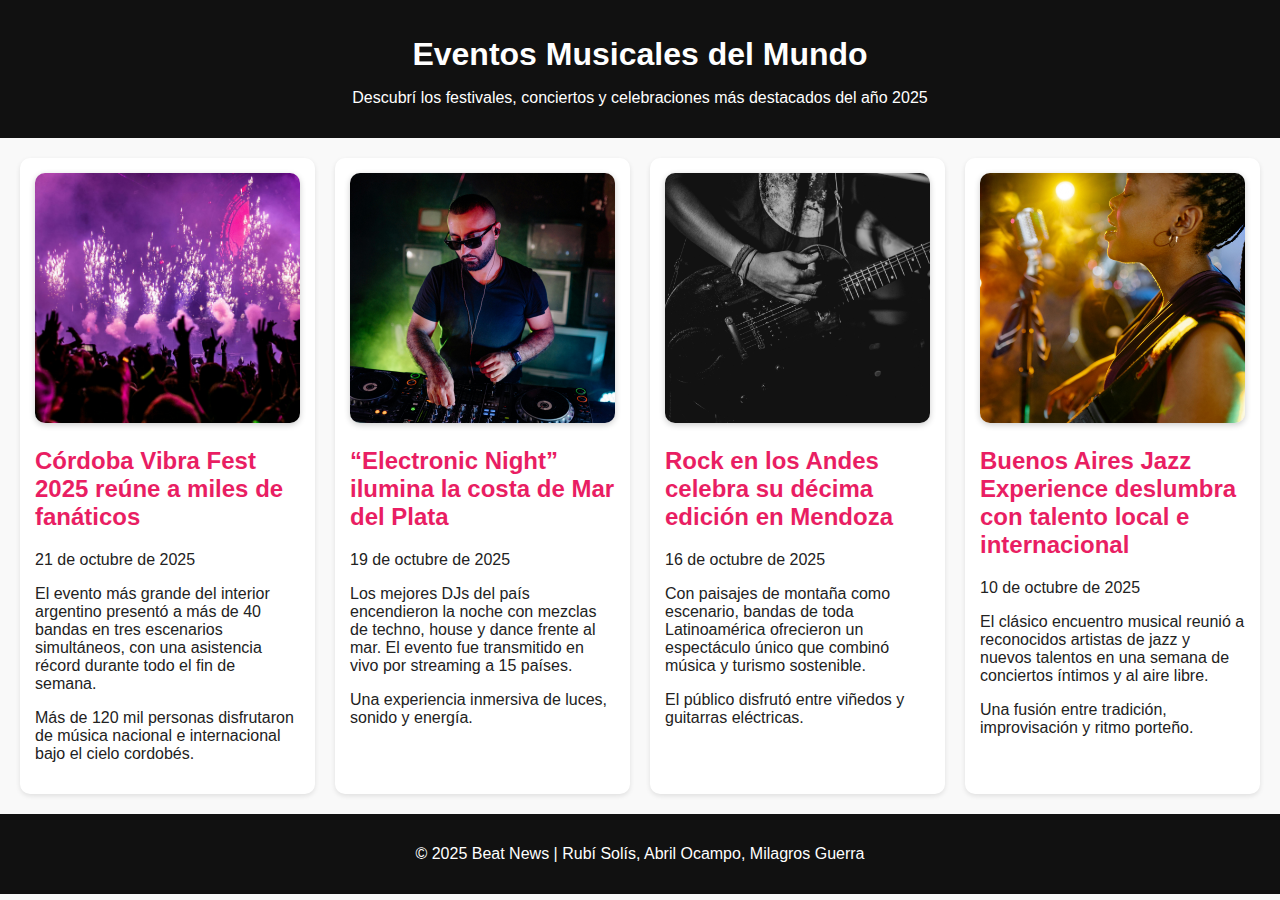
<file: index.html>
<!DOCTYPE html>
<html lang="es">
<head>
  <meta charset="UTF-8">
  <meta name="viewport" content="width=device-width, initial-scale=1.0">
  <title>Noticias de musica</title>
  <link rel="stylesheet" href="css/style.css">
</head>
<body>
  <header>
    <h1>Eventos Musicales del Mundo</h1>
    <p>Descubrí los festivales, conciertos y celebraciones más destacados del año 2025</p>
  </header>
  <main>
    <!-- Noticia 1 -->
    <section class="noticia">
      <img src="img/festival-cordoba.jpg" alt="Festival de Córdoba">
      <h2><a href="noticia1.html">Córdoba Vibra Fest 2025 reúne a miles de fanáticos</a></h2>
      <p class="fecha">21 de octubre de 2025</p>
      <p class="resumen">El evento más grande del interior argentino presentó a más de 40 bandas en tres escenarios simultáneos, con una asistencia récord durante todo el fin de semana.</p>
      <p class="epigrafe">Más de 120 mil personas disfrutaron de música nacional e internacional bajo el cielo cordobés.</p>
    </section>
    <!-- Noticia 2 -->
    <section class="noticia">
      <img src="img/electronica.jpg" alt="Evento de música electrónica">
      <h2><a href="noticia2.html">“Electronic Night” ilumina la costa de Mar del Plata</a></h2>
      <p class="fecha">19 de octubre de 2025</p>
      <p class="resumen">Los mejores DJs del país encendieron la noche con mezclas de techno, house y dance frente al mar. El evento fue transmitido en vivo por streaming a 15 países.</p>
      <p class="epigrafe">Una experiencia inmersiva de luces, sonido y energía.</p>
    </section>
    <!-- Noticia 3 -->
    <section class="noticia">
      <img src="img/rock.jpg" alt="Festival Rock en los Andes">
      <h2><a href="noticia3.html">Rock en los Andes celebra su décima edición en Mendoza</a></h2>
      <p class="fecha">16 de octubre de 2025</p>
      <p class="resumen">Con paisajes de montaña como escenario, bandas de toda Latinoamérica ofrecieron un espectáculo único que combinó música y turismo sostenible.</p>
      <p class="epigrafe">El público disfrutó entre viñedos y guitarras eléctricas.</p>
    </section>
    <!-- Noticia 4 -->
    <section class="noticia">
      <img src="img/jazz.jpg" alt="Festival de jazz en Buenos Aires">
      <h2><a href="noticia4.html">Buenos Aires Jazz Experience deslumbra con talento local e internacional</a></h2>
      <p class="fecha">10 de octubre de 2025</p>
      <p class="resumen">El clásico encuentro musical reunió a reconocidos artistas de jazz y nuevos talentos en una semana de conciertos íntimos y al aire libre.</p>
      <p class="epigrafe">Una fusión entre tradición, improvisación y ritmo porteño.</p>
    </section>
  </main>
  <footer>
    <p>© 2025 Beat News | Rubí Solís, Abril Ocampo, Milagros Guerra</p>
  </footer>
</body>
</html>
</file>
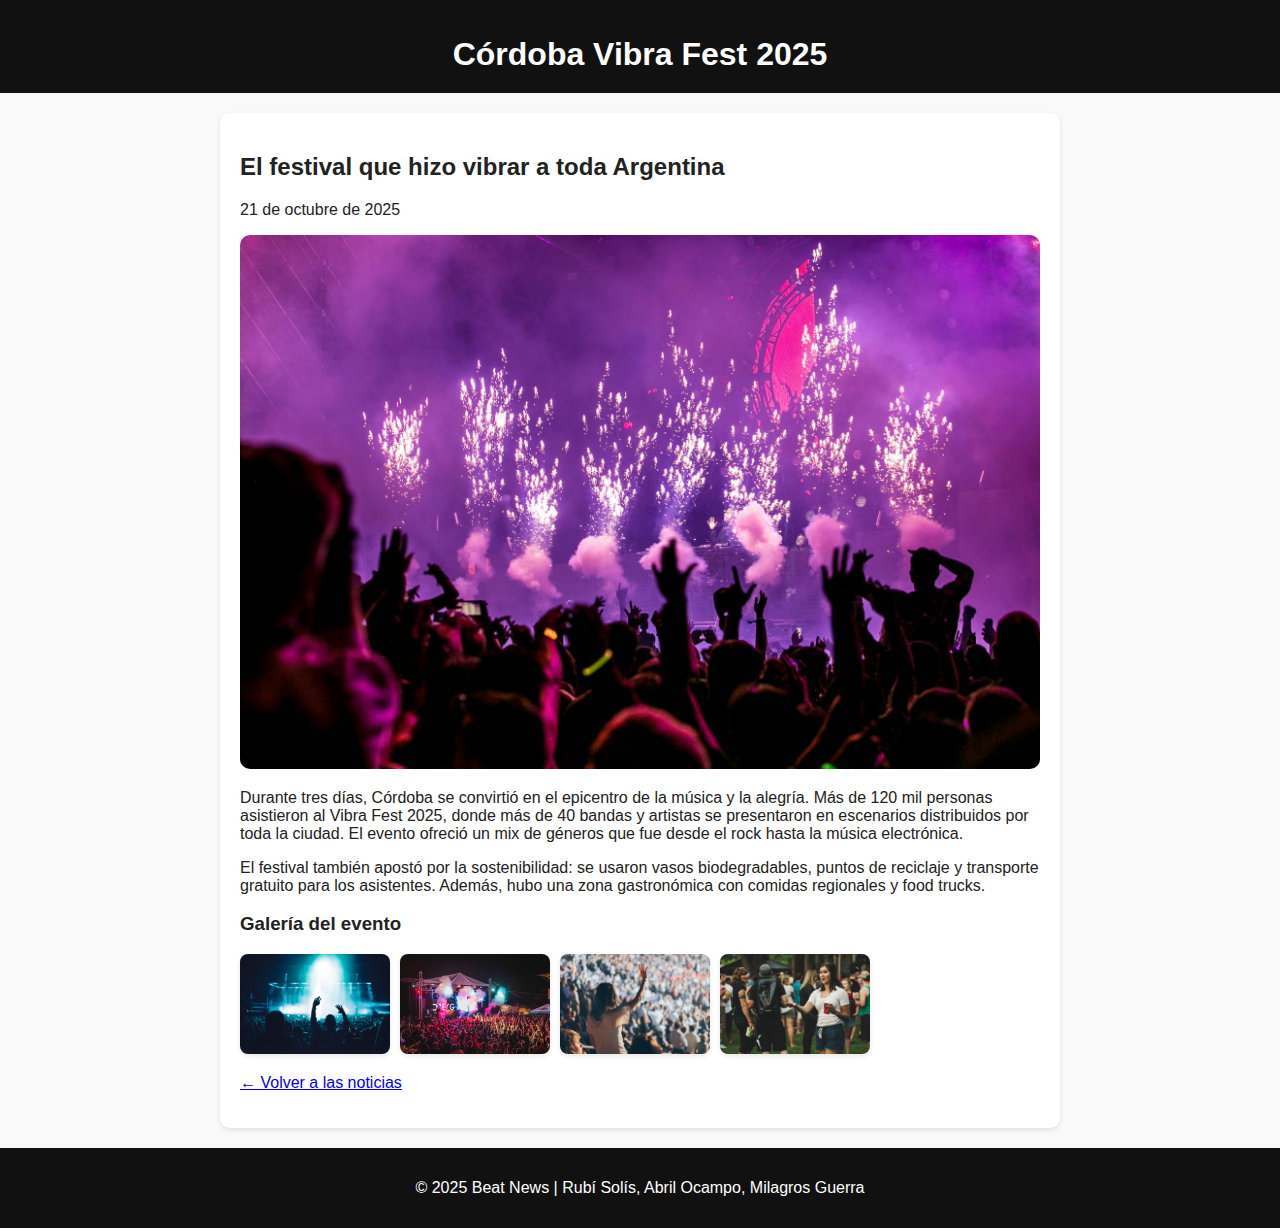
<file: noticia1.html>
<!DOCTYPE html>
<html lang="es">
<head>
  <meta charset="UTF-8">
  <meta name="viewport" content="width=device-width, initial-scale=1.0">
  <title>Córdoba Vibra Fest 2025 reúne a miles de fanáticos</title>
  <link rel="stylesheet" href="css/style.css">
</head>
<body>
  <header>
    <h1>Córdoba Vibra Fest 2025</h1>
  </header>

  <article class="detalle">
    <h2>El festival que hizo vibrar a toda Argentina</h2>
    <p class="fecha">21 de octubre de 2025</p>

    <img src="img/festival-cordoba.jpg" alt="Festival Córdoba Vibra Fest" class="principal">

    <p>Durante tres días, Córdoba se convirtió en el epicentro de la música y la alegría. 
      Más de 120 mil personas asistieron al Vibra Fest 2025, donde más de 40 bandas y artistas 
      se presentaron en escenarios distribuidos por toda la ciudad. El evento ofreció un mix de 
      géneros que fue desde el rock hasta la música electrónica.</p>

    <p>El festival también apostó por la sostenibilidad: se usaron vasos biodegradables, puntos de 
      reciclaje y transporte gratuito para los asistentes. Además, hubo una zona gastronómica 
      con comidas regionales y food trucks.</p>

    <h3>Galería del evento</h3>
    <div class="galeria">
      <a href="img/t1.jpg" target="_blank">
        <img src="img/t1.jpg" alt="Fiesta en la noche">
      </a>
      <a href="img/t2.jpg" target="_blank">
        <img src="img/t2.jpg" alt="Público disfrutando del show">
      </a>
      <a href="img/t3.jpg" target="_blank">
        <img src="img/t3.jpg" alt="Una persona saludando">
      </a>
      <a href="img/t4.jpg" target="_blank">
        <img src="img/t4.jpg" alt="Personas disfrutando el dia">
      </a>
    </div>

    <p><a href="index.html">← Volver a las noticias</a></p>
  </article>
  
  <footer>
    <p>© 2025 Beat News | Rubí Solís, Abril Ocampo, Milagros Guerra</p>
  </footer>
</body>
</html>
</file>
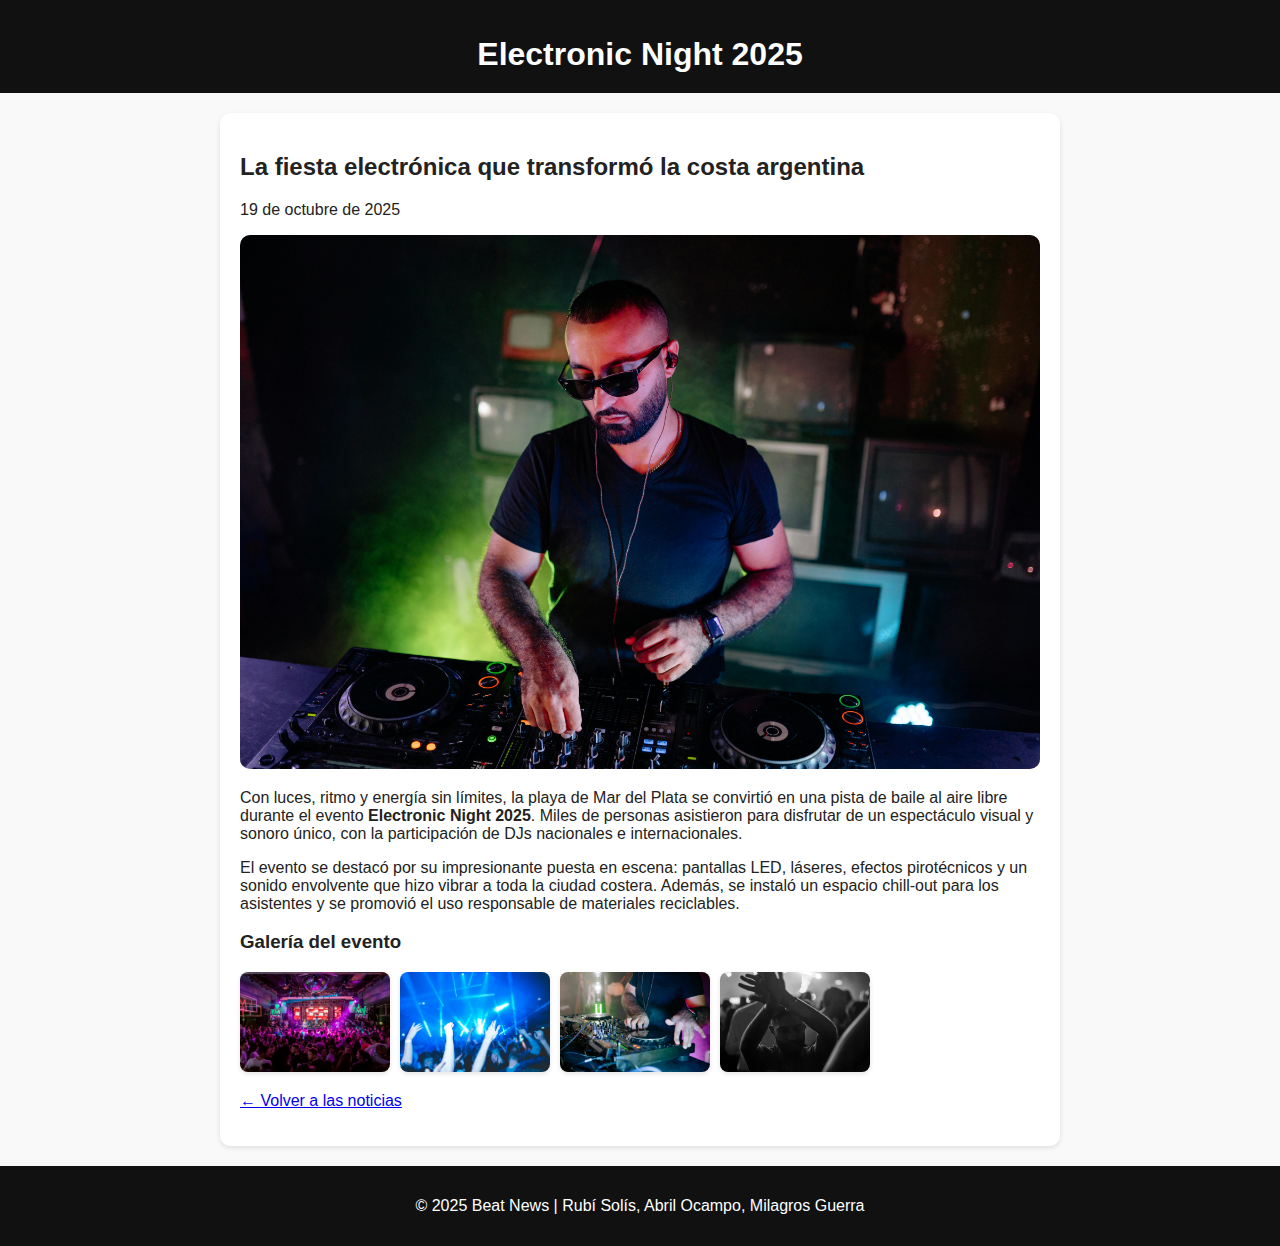
<file: noticia2.html>
<!DOCTYPE html>
<html lang="es">
<head>
  <meta charset="UTF-8">
  <meta name="viewport" content="width=device-width, initial-scale=1.0">
  <title>Electronic Night ilumina la costa de Mar del Plata</title>
  <link rel="stylesheet" href="css/style.css">
</head>
<body>
  <header>
    <h1>Electronic Night 2025</h1>
  </header>

  <article class="detalle">
    <h2>La fiesta electrónica que transformó la costa argentina</h2>
    <p class="fecha">19 de octubre de 2025</p>

    <img src="img/electronica.jpg" alt="Festival de música electrónica" class="principal">

    <p>
      Con luces, ritmo y energía sin límites, la playa de Mar del Plata se convirtió en una pista de baile al aire libre durante el evento <strong>Electronic Night 2025</strong>.
      Miles de personas asistieron para disfrutar de un espectáculo visual y sonoro único, con la participación de DJs nacionales e internacionales.
    </p>

    <p>
      El evento se destacó por su impresionante puesta en escena: pantallas LED, láseres, efectos pirotécnicos y un sonido envolvente que hizo vibrar a toda la ciudad costera.
      Además, se instaló un espacio chill-out para los asistentes y se promovió el uso responsable de materiales reciclables.
    </p>

    <h3>Galería del evento</h3>
    <div class="galeria">
      <a href="img/e1.jpg" target="_blank">
        <img src="img/e1.jpg" alt="Escenario principal de Electronic Night">
      </a>
      <a href="img/e2.jpg" target="_blank">
        <img src="img/e2.jpg" alt="Luces del espectáculo">
      </a>
      <a href="img/e3.jpg" target="_blank">
        <img src="img/e3.jpg" alt="DJs tocando en vivo">
      </a>
      <a href="img/e4.jpg" target="_blank">
        <img src="img/e4.jpg" alt="Público disfrutando de la fiesta">
      </a>
    </div>

    <p><a href="index.html">← Volver a las noticias</a></p>
  </article>
  
  <footer>
    <p>© 2025 Beat News | Rubí Solís, Abril Ocampo, Milagros Guerra</p>
  </footer>
</body>
</html>
</file>
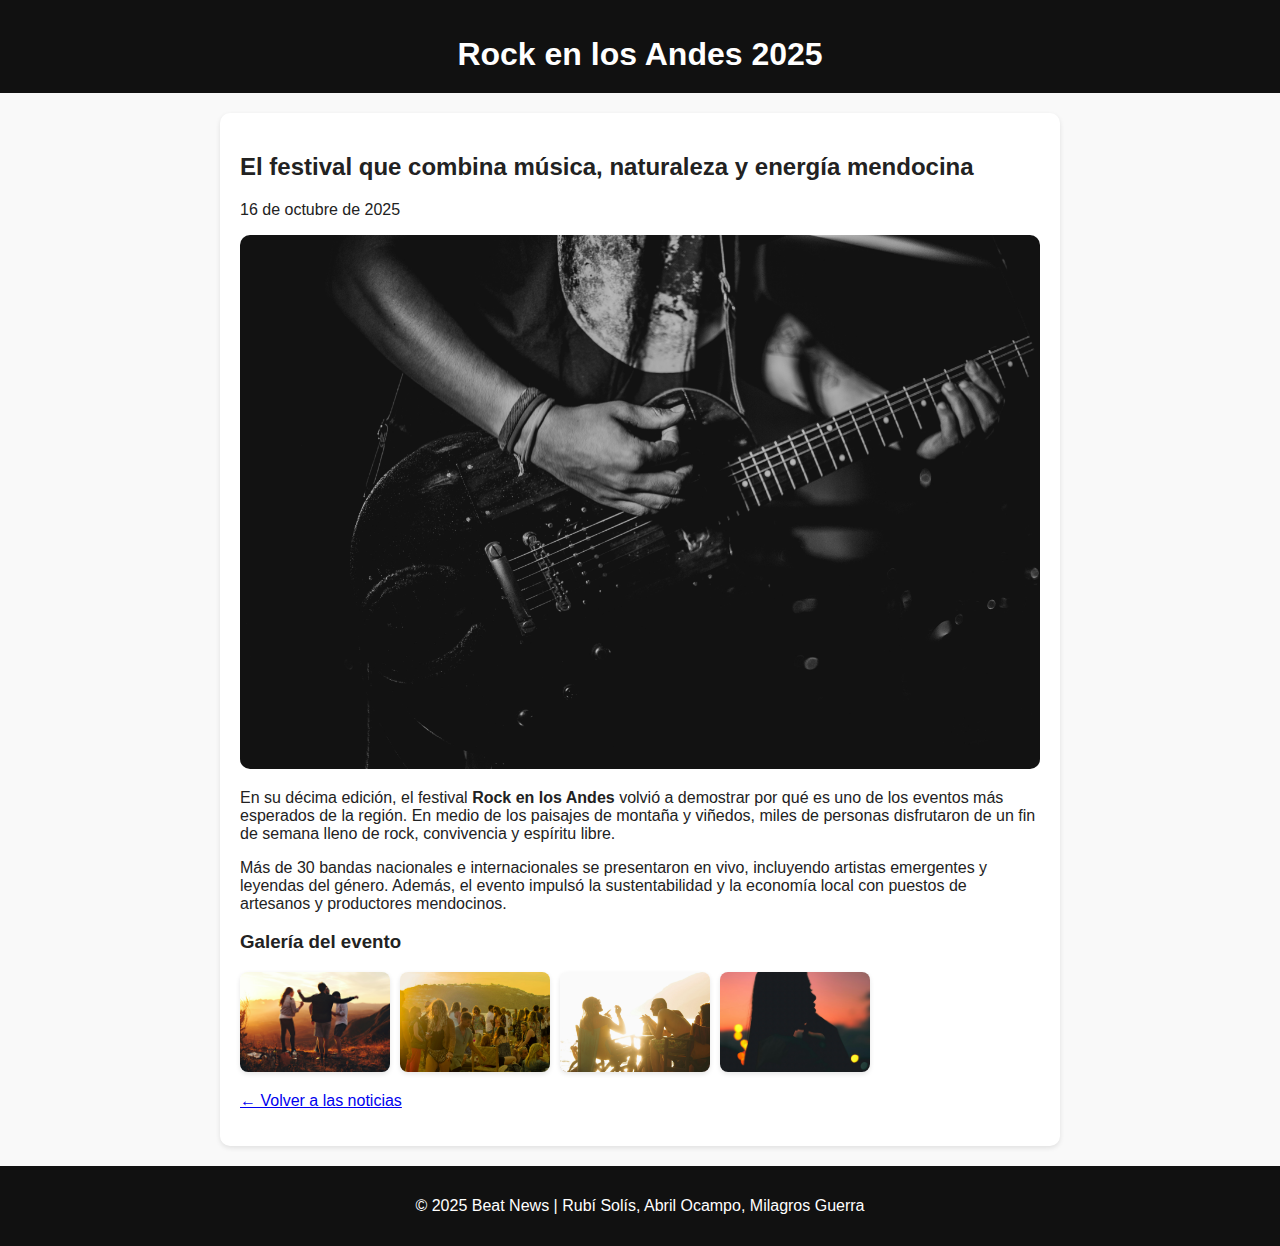
<file: noticia3.html>
<!DOCTYPE html>
<html lang="es">
<head>
  <meta charset="UTF-8">
  <meta name="viewport" content="width=device-width, initial-scale=1.0">
  <title>Rock en los Andes celebra su décima edición en Mendoza</title>
  <link rel="stylesheet" href="css/style.css">
</head>
<body>
  <header>
    <h1>Rock en los Andes 2025</h1>
  </header>

  <article class="detalle">
    <h2>El festival que combina música, naturaleza y energía mendocina</h2>
    <p class="fecha">16 de octubre de 2025</p>

    <img src="img/rock.jpg" alt="Rock en los Andes 2025" class="principal">

    <p>
      En su décima edición, el festival <strong>Rock en los Andes</strong> volvió a demostrar por qué es uno de los eventos más esperados de la región. 
      En medio de los paisajes de montaña y viñedos, miles de personas disfrutaron de un fin de semana lleno de rock, convivencia y espíritu libre.
    </p>

    <p>
      Más de 30 bandas nacionales e internacionales se presentaron en vivo, incluyendo artistas emergentes y leyendas del género. 
      Además, el evento impulsó la sustentabilidad y la economía local con puestos de artesanos y productores mendocinos.
    </p>

    <h3>Galería del evento</h3>
    <div class="galeria">
      <a href="img/r1.jpg" target="_blank">
        <img src="img/r1.jpg" alt="Escenario principal entre montañas">
      </a>
      <a href="img/r2.jpg" target="_blank">
        <img src="img/r2.jpg" alt="Público en el festival de rock">
      </a>
      <a href="img/r3.jpg" target="_blank">
        <img src="img/r3.jpg" alt="Banda en vivo">
      </a>
      <a href="img/r4.jpg" target="_blank">
        <img src="img/r4.jpg" alt="Atardecer en el festival">
      </a>
    </div>

    <p><a href="index.html">← Volver a las noticias</a></p>
  </article>

  <footer>
    <p>© 2025 Beat News | Rubí Solís, Abril Ocampo, Milagros Guerra</p>
  </footer>
</body>
</html>
</file>
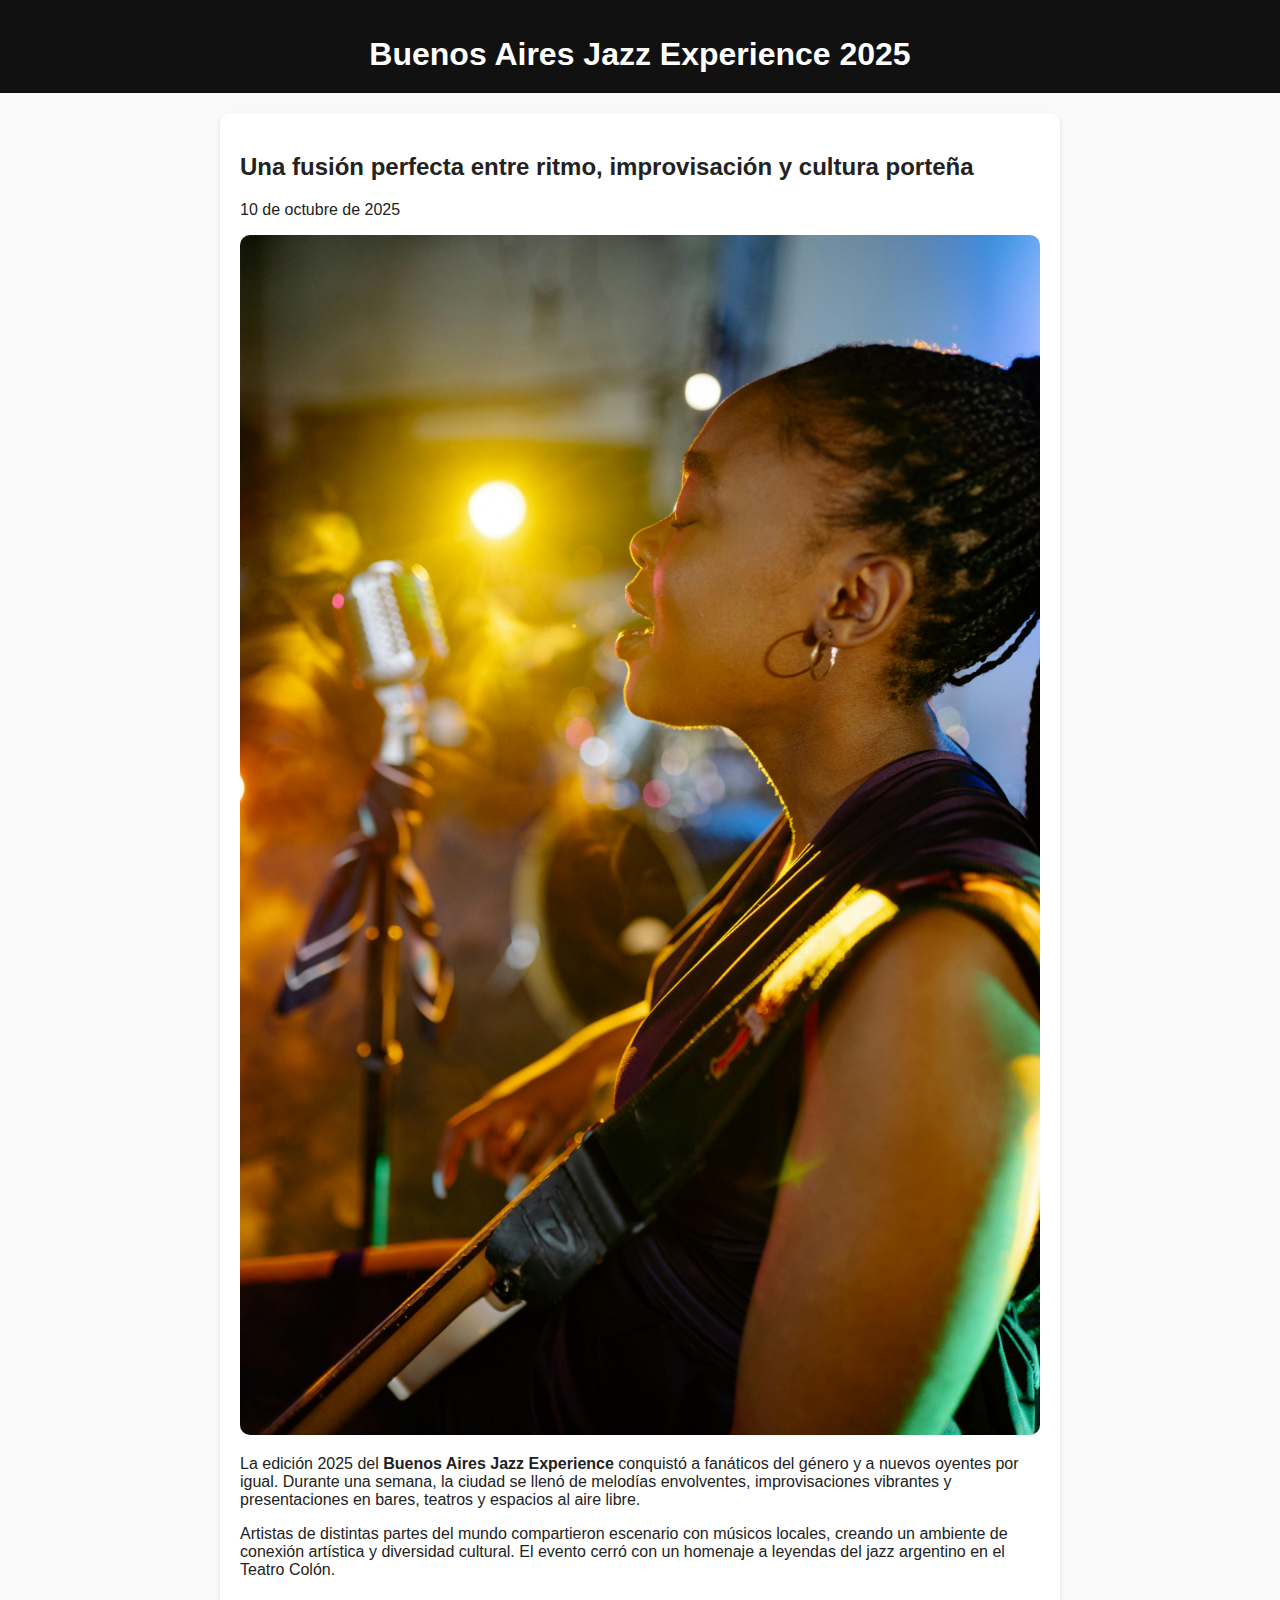
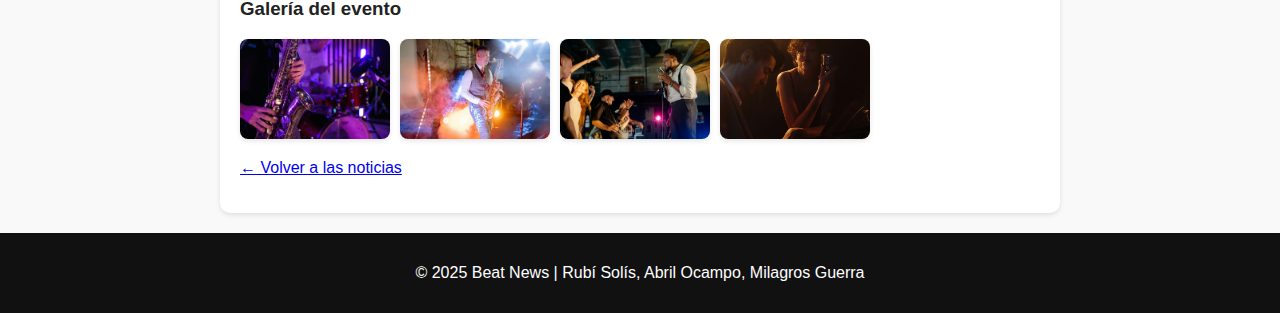
<file: noticia4.html>
<!DOCTYPE html>
<html lang="es">
<head>
  <meta charset="UTF-8">
  <meta name="viewport" content="width=device-width, initial-scale=1.0">
  <title>Buenos Aires Jazz Experience deslumbra con talento local e internacional</title>
  <link rel="stylesheet" href="css/style.css">
</head>
<body>
  <header>
    <h1>Buenos Aires Jazz Experience 2025</h1>
  </header>

  <article class="detalle">
    <h2>Una fusión perfecta entre ritmo, improvisación y cultura porteña</h2>
    <p class="fecha">10 de octubre de 2025</p>

    <img src="img/jazz.jpg" alt="Festival de jazz Buenos Aires" class="principal">

    <p>
      La edición 2025 del <strong>Buenos Aires Jazz Experience</strong> conquistó a fanáticos del género y a nuevos oyentes por igual. 
      Durante una semana, la ciudad se llenó de melodías envolventes, improvisaciones vibrantes y presentaciones en bares, teatros y espacios al aire libre.
    </p>

    <p>
      Artistas de distintas partes del mundo compartieron escenario con músicos locales, creando un ambiente de conexión artística y diversidad cultural. 
      El evento cerró con un homenaje a leyendas del jazz argentino en el Teatro Colón.
    </p>

    <h3>Galería del evento</h3>
    <div class="galeria">
      <a href="img/j1.jpg" target="_blank">
        <img src="img/j1.jpg" alt="Saxofonista en concierto">
      </a>
      <a href="img/j2.jpg" target="_blank">
        <img src="img/j2.jpg" alt="Banda de jazz tocando en bar">
      </a>
      <a href="img/j3.jpg" target="_blank">
        <img src="img/j3.jpg" alt="Público disfrutando del show">
      </a>
      <a href="img/j4.jpg" target="_blank">
        <img src="img/j4.jpg" alt="Pianista en presentación">
      </a>
    </div>

    <p><a href="index.html">← Volver a las noticias</a></p>
  </article>

  <footer>
    <p>© 2025 Beat News | Rubí Solís, Abril Ocampo, Milagros Guerra</p>
  </footer>
</body>
</html>
</file>
<file: css/style.css>
body {
    font-family: 'Segoe UI', Tahoma, sans-serif;
    margin: 0;
    background: #f9f9f9;
    color: #222;
  }
  
  header, footer {
    background: #111;
    color: #fff;
    text-align: center;
    padding: 15px;
  }
  
  header h1 {
    margin-bottom: 5px;
  }
  
  main {
    display: grid;
    grid-template-columns: repeat(auto-fit, minmax(250px, 1fr));
    gap: 20px;
    padding: 20px;
  }
  
  .noticia {
    background: white;
    border-radius: 10px;
    padding: 15px;
    box-shadow: 0 2px 5px rgba(0,0,0,0.1);
  }
  
  .noticia img {
    width: 100%;            /* ocupa todo el ancho del bloque */
    height: 250px;          /* todas las fotos con la misma altura */
    object-fit: cover;      /* recorta la imagen sin deformarla */
    border-radius: 10px;    /* bordes suaves */
    box-shadow: 0 2px 6px rgba(0, 0, 0, 0.2); /* sombra sutil */
  }
  .noticia h2 a {
    text-decoration: none;
    color: #e91e63;
  }
  
  .noticia h2 a:hover {
    text-decoration: underline;
  }
  
  .detalle {
    max-width: 800px;
    margin: 20px auto;
    background: white;
    padding: 20px;
    border-radius: 10px;
    box-shadow: 0 2px 5px rgba(0,0,0,0.1);
  }
  
  .detalle .principal {
    width: 100%;
    border-radius: 10px;
  }
  
  .galeria {
    display: flex;
    flex-wrap: wrap;
    gap: 10px;
    margin-top: 15px;
  }
  
  .galeria img {
  
    width: 120px;
    border-radius: 8px;
    transition: transform 0.2s;
  }
  
  .galeria img:hover {
    transform: scale(1.1);
  }
  .galeria img {
    width: 150px;           /* ancho fijo */
    height: 100px;          /* alto fijo */
    object-fit: cover;      /* recorta sin deformar */
    border-radius: 8px;
    transition: transform 0.2s ease;
    cursor: pointer;
    box-shadow: 0 2px 5px rgba(0,0,0,0.1);
  }
</file>
